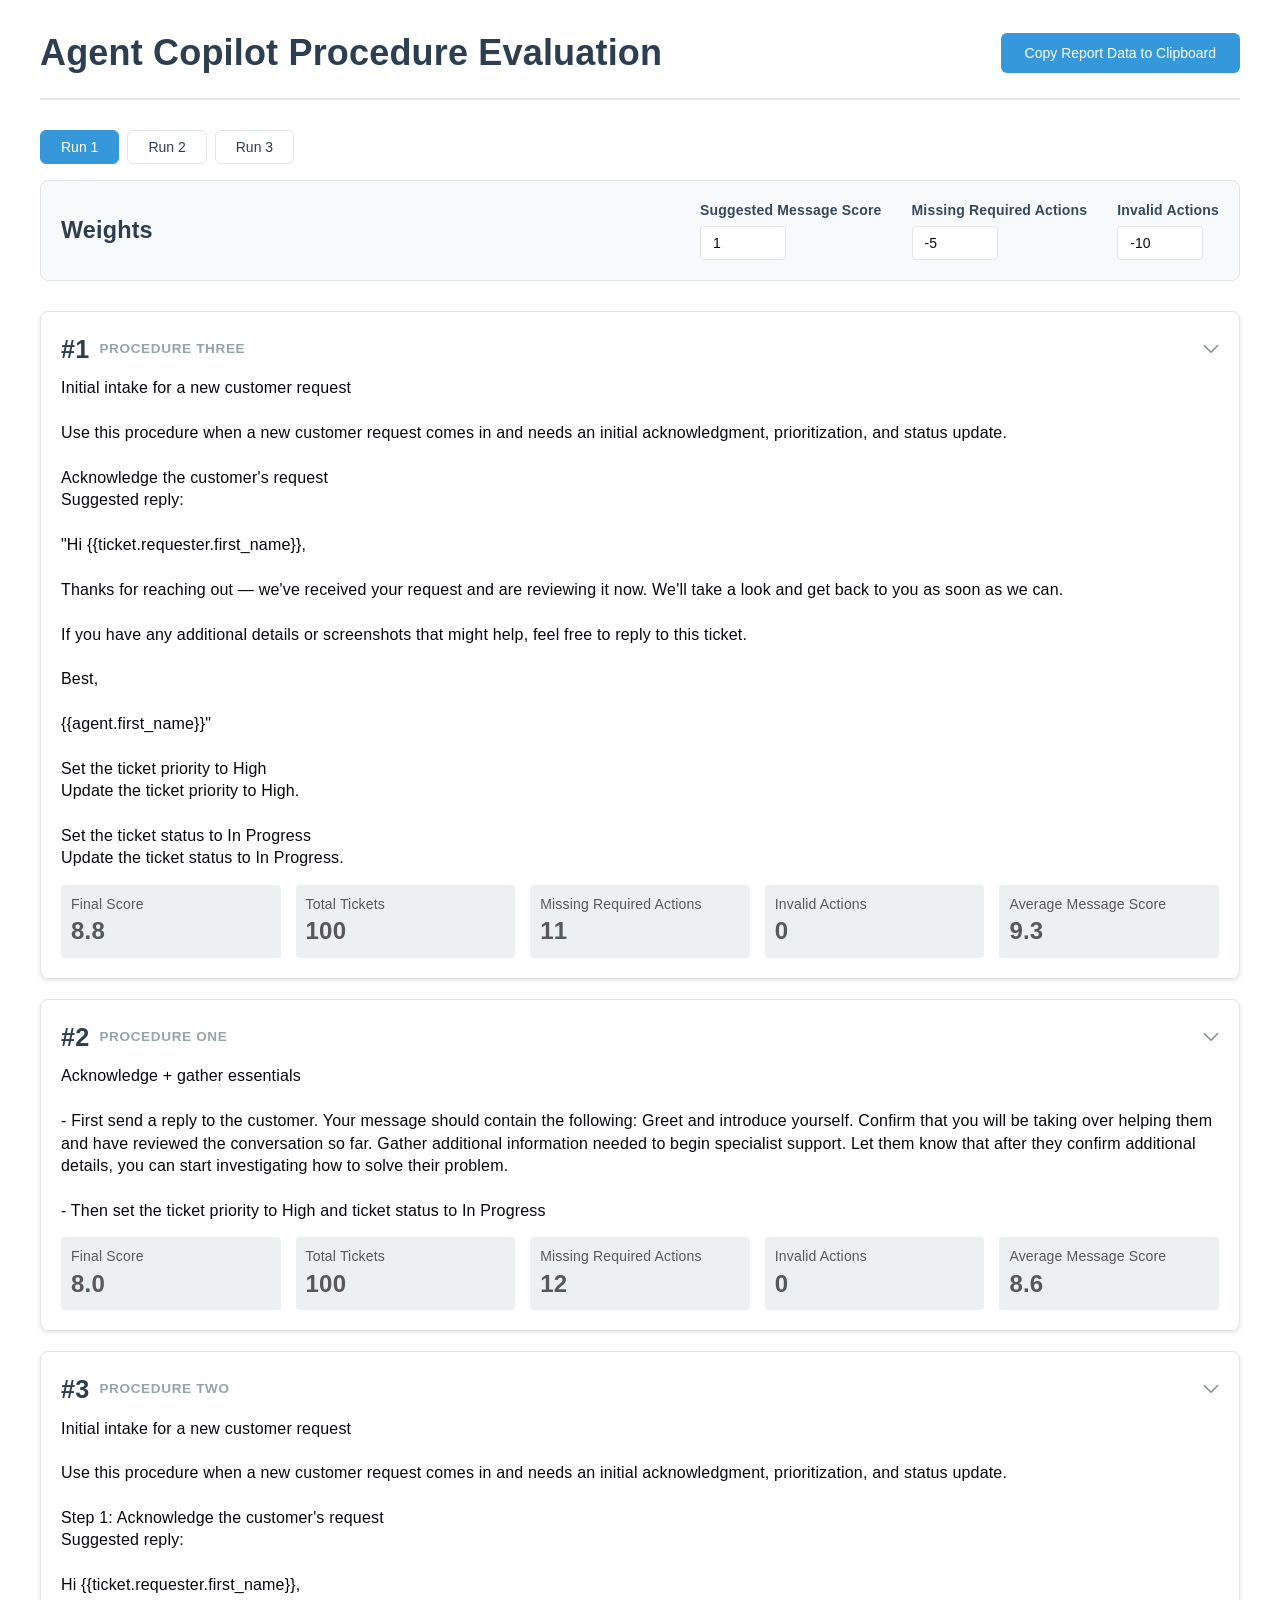
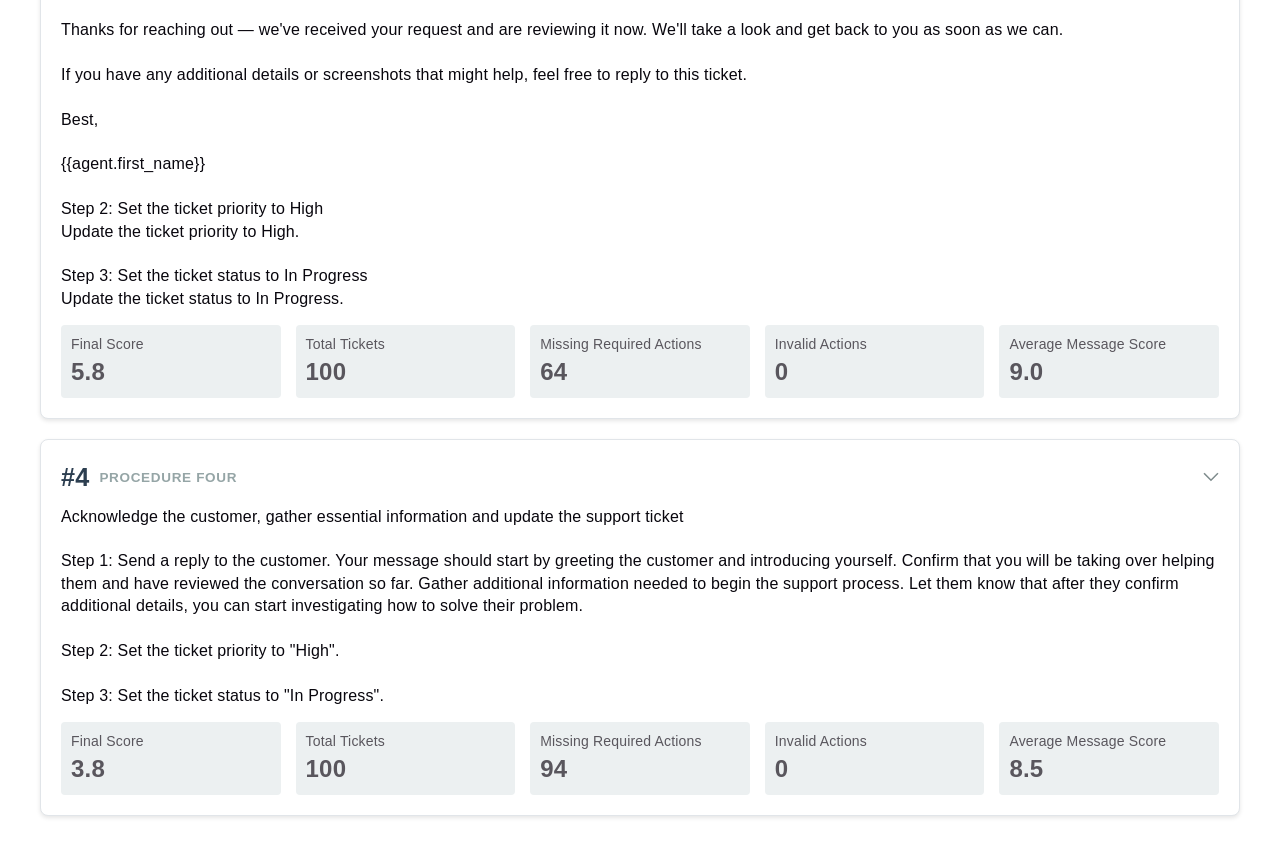
<file: index.html>
<!doctype html>
<html lang="en">
  <head>
    <meta charset="UTF-8" />
    <link rel="icon" type="image/svg+xml" href="/favicon.svg" />
    <meta name="viewport" content="width=device-width, initial-scale=1.0" />
    <title>Agent Copilot Procedure Evaluation</title>
    <script type="module" crossorigin src="/assets/index-B8ZPVRvu.js"></script>
    <link rel="stylesheet" crossorigin href="/assets/index-DGq98xdW.css">
  </head>
  <body>
    <div id="root"></div>
  </body>
</html>
</file>
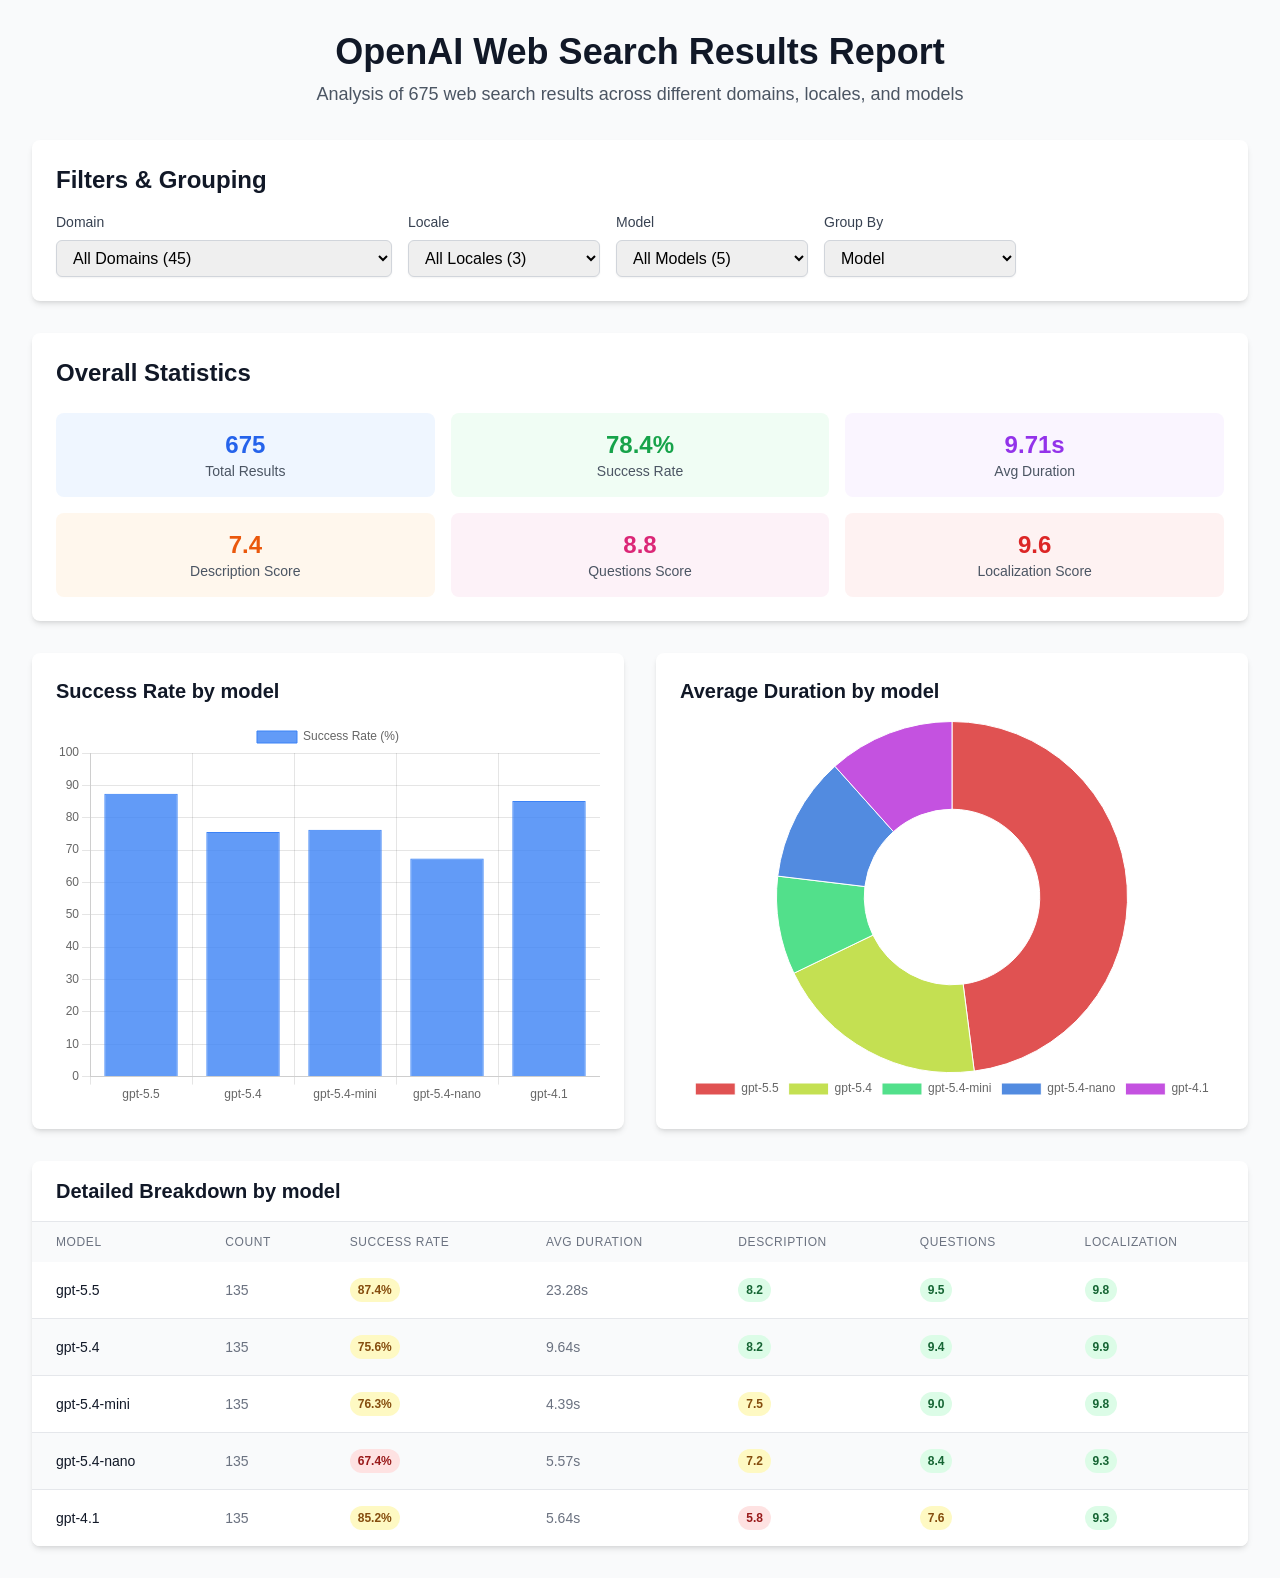
<file: ows-old/index.html>
<!doctype html>
<html lang="en">
  <head>
    <meta charset="UTF-8" />
    <link rel="icon" type="image/svg+xml" href="/ows-old/favicon.svg" />
    <meta name="viewport" content="width=device-width, initial-scale=1.0" />
    <title>OpenAI Web Search Results Report</title>
    <script type="module" crossorigin src="/ows-old/assets/index-DNhP34nU.js"></script>
    <link rel="stylesheet" crossorigin href="/ows-old/assets/index-Bn4WuYoJ.css">
  </head>
  <body>
    <div id="root"></div>
  </body>
</html>
</file>
<file: assets/index-DGq98xdW.css>
:root{--text:#59565d;--text-h:#08060d;--bg:#fff;--border:#e5e4e7;--code-bg:#f4f3ec;--accent:#aa3bff;--accent-bg:#aa3bff1a;--accent-border:#aa3bff80;--social-bg:#f4f3ec80;--shadow:#0000001a 0 10px 15px -3px, #0000000d 0 4px 6px -2px;--sans:system-ui, "Segoe UI", Roboto, sans-serif;--heading:system-ui, "Segoe UI", Roboto, sans-serif;--mono:ui-monospace, Consolas, monospace;font:18px/145% var(--sans);letter-spacing:.18px;color:var(--text);background:var(--bg);font-synthesis:none;text-rendering:optimizelegibility;-webkit-font-smoothing:antialiased;-moz-osx-font-smoothing:grayscale}.app{max-width:1200px;margin:0 auto;padding:20px;font-family:-apple-system,BlinkMacSystemFont,Segoe UI,Roboto,sans-serif;line-height:1.4}.header{border-bottom:2px solid #e1e5e9;justify-content:space-between;align-items:center;margin-bottom:30px;padding-bottom:20px;display:flex}.header h1{color:#2c3e50;margin:0;font-size:2rem}.copy-button{color:#fff;cursor:pointer;background:#3498db;border:none;border-radius:6px;padding:12px 24px;font-size:14px;font-weight:500;transition:background-color .2s}.copy-button:hover{background:#2980b9}.run-selector{gap:8px;margin-bottom:16px;display:flex}.run-button{color:#2c3e50;cursor:pointer;background:#fff;border:1px solid #e1e5e9;border-radius:6px;padding:8px 20px;font-size:14px;font-weight:500;transition:background-color .15s,border-color .15s,color .15s}.run-button:hover{background:#e8f4fd;border-color:#3498db}.run-button.active{color:#fff;background:#3498db;border-color:#3498db}.controls{background:#f8f9fa;border:1px solid #e1e5e9;border-radius:8px;justify-content:space-between;align-items:center;margin-bottom:30px;padding:20px;display:flex}.controls h2{color:#2c3e50;margin:0;font-size:1.3rem}.weight-controls{flex-wrap:wrap;gap:30px;display:flex}.weight-input{flex-direction:column;gap:5px;display:flex}.weight-input label{color:#34495e;font-size:14px;font-weight:600}.weight-input input{border:1px solid var(--border);background:var(--bg);width:60px;color:var(--text-h);border-radius:4px;padding:8px 12px;font-size:14px}.procedure{background:#fff;border:1px solid #e1e5e9;border-radius:8px;margin-bottom:20px;overflow:hidden;box-shadow:0 2px 4px #0000001a}.procedure-summary{cursor:pointer;padding:20px;transition:background-color .2s}.procedure-summary:hover{background:#f8f9fa}.procedure-header{justify-content:space-between;align-items:flex-start;margin-bottom:10px;display:flex}.procedure-header h3{color:#2c3e50;align-items:center;gap:10px;margin:0;font-size:1.4rem;display:flex}.procedure-name{text-transform:uppercase;color:#95a5a6;letter-spacing:.05em;font-size:.75rem;font-weight:600}.warning{color:#fff;background:#f39c12;border-radius:4px;padding:4px 8px;font-size:12px;font-weight:600}.expand-indicator{color:#7f8c8d;margin-left:10px;font-size:1.2rem}.procedure-description{color:var(--text-h);white-space:pre-wrap;margin:10px 0;font-size:16px}.procedure-stats{grid-template-columns:repeat(auto-fit,minmax(200px,1fr));gap:15px;margin-top:15px;display:grid}.stat{background:#ecf0f1;border-radius:4px;padding:10px;font-size:14px}.stat strong{color:#2c3e50}.stat .value{font-size:24px;font-weight:800}.procedure-details{background:#fafbfc;border-top:1px solid #e1e5e9}.ticket-controls{border-bottom:1px solid #e1e5e9;padding:20px}.sort-controls{margin-bottom:20px}.sort-controls label{color:#34495e;align-items:center;gap:10px;font-weight:600;display:flex}.sort-controls select{border:1px solid var(--border);background:var(--bg);color:var(--text-h);border-radius:4px;padding:6px 12px;font-size:14px}.filter-controls h4{color:#34495e;margin:0 0 10px;font-size:1rem}.filters{align-items:center;gap:24px;display:flex}.filters label{color:#34495e;cursor:pointer;align-items:center;gap:4px;font-size:14px;display:flex}.filters input[type=checkbox]{accent-color:var(--accent);margin:0}.filters select{background:var(--bg);color:var(--text-h);cursor:pointer;border:1px solid #ccc;border-radius:4px;padding:2px 4px;font-size:13px}.tickets{padding:20px}.ticket{background:#fff;border:1px solid #e1e5e9;border-radius:6px;margin-bottom:15px;overflow:hidden}.ticket-header{background:#f1f2f6;justify-content:space-between;align-items:center;padding:12px 16px;display:flex}.ticket-header strong{color:#2c3e50;font-size:14px}.rating-container{align-items:center;gap:8px;display:flex}.rating{color:#fff;background:#3498db;border-radius:12px;padding:4px 8px;font-size:12px;font-weight:600}.info-icon-wrapper{color:#3498db;border:1px solid #3498db;border-radius:9999px;justify-content:center;align-items:center;padding:4px;display:inline-flex;position:relative}.info-icon{fill:#7f8c8d;cursor:pointer;flex-shrink:0;width:14px;height:14px}.info-icon-wrapper:hover .info-icon{fill:#2c3e50}.tooltip{color:#fff;white-space:normal;z-index:10;background:#2c3e50;border-radius:6px;width:280px;padding:8px 12px;font-size:12px;font-weight:400;line-height:1.5;display:none;position:absolute;top:calc(100% + 6px);right:0;box-shadow:0 2px 8px #0003}.tooltip:before{content:"";border:6px solid #0000;border-bottom-color:#2c3e50;position:absolute;bottom:100%;right:4px}.info-icon-wrapper:hover .tooltip{display:block}.ticket-content{padding:16px}.comment,.suggested-message{background:#f8f9fa;border-radius:4px;margin-bottom:12px;padding:10px}.comment strong,.suggested-message strong{color:#2c3e50;margin-bottom:5px;display:block}.no-suggested-message{background:#fff3cd;border:1px solid #ffeaa7;border-radius:4px;margin-bottom:12px;padding:10px}.no-suggested-message strong{color:#856404}.ticket-flags{flex-wrap:wrap;gap:8px;margin-top:12px;display:flex}.flag{border-radius:12px;padding:4px 8px;font-size:12px;font-weight:600}.flag.good{color:#155724;background:#d4edda;border:1px solid #c3e6cb}.flag.bad{color:#721c24;background:#f8d7da;border:1px solid #f5c6cb}.actions{background:#f8f9fa;border-radius:4px;padding:12px}.actions strong{color:#2c3e50;margin-bottom:8px;display:block}.actions ul{margin:0;padding-left:20px}.actions li{color:#34495e;margin-bottom:4px;font-size:14px}.no-tickets{text-align:center;color:#7f8c8d;padding:40px;font-style:italic}.loading,.error{text-align:center;color:#7f8c8d;padding:60px 20px}.loading h2,.error h2{color:#2c3e50;margin-bottom:10px}.error{background:#fff5f5;border:1px solid #fed7d7;border-radius:8px;margin:20px 0}.error h2{color:#c53030}.error p{color:#742a2a;margin:0}@media (width<=768px){.app{padding:15px}.header{flex-direction:column;align-items:stretch;gap:15px}.weight-controls{flex-direction:column;gap:15px}.procedure-stats{grid-template-columns:1fr}.ticket-header{flex-direction:column;align-items:flex-start;gap:8px}.ticket-flags{flex-direction:column;gap:4px}.filters{grid-template-columns:1fr}}
</file>
<file: ows-old/assets/index-Bn4WuYoJ.css>
*,:before,:after,::backdrop{--tw-border-spacing-x:0;--tw-border-spacing-y:0;--tw-translate-x:0;--tw-translate-y:0;--tw-rotate:0;--tw-skew-x:0;--tw-skew-y:0;--tw-scale-x:1;--tw-scale-y:1;--tw-pan-x: ;--tw-pan-y: ;--tw-pinch-zoom: ;--tw-scroll-snap-strictness:proximity;--tw-gradient-from-position: ;--tw-gradient-via-position: ;--tw-gradient-to-position: ;--tw-ordinal: ;--tw-slashed-zero: ;--tw-numeric-figure: ;--tw-numeric-spacing: ;--tw-numeric-fraction: ;--tw-ring-inset: ;--tw-ring-offset-width:0px;--tw-ring-offset-color:#fff;--tw-ring-color:#3b82f680;--tw-ring-offset-shadow:0 0 #0000;--tw-ring-shadow:0 0 #0000;--tw-shadow:0 0 #0000;--tw-shadow-colored:0 0 #0000;--tw-blur: ;--tw-brightness: ;--tw-contrast: ;--tw-grayscale: ;--tw-hue-rotate: ;--tw-invert: ;--tw-saturate: ;--tw-sepia: ;--tw-drop-shadow: ;--tw-backdrop-blur: ;--tw-backdrop-brightness: ;--tw-backdrop-contrast: ;--tw-backdrop-grayscale: ;--tw-backdrop-hue-rotate: ;--tw-backdrop-invert: ;--tw-backdrop-opacity: ;--tw-backdrop-saturate: ;--tw-backdrop-sepia: ;--tw-contain-size: ;--tw-contain-layout: ;--tw-contain-paint: ;--tw-contain-style: }*,:before,:after{box-sizing:border-box;border:0 solid #e5e7eb}:before,:after{--tw-content:""}html,:host{-webkit-text-size-adjust:100%;tab-size:4;font-feature-settings:normal;font-variation-settings:normal;-webkit-tap-highlight-color:transparent;font-family:ui-sans-serif,system-ui,sans-serif,Apple Color Emoji,Segoe UI Emoji,Segoe UI Symbol,Noto Color Emoji;line-height:1.5}body{line-height:inherit;margin:0}hr{height:0;color:inherit;border-top-width:1px}abbr:where([title]){-webkit-text-decoration:underline dotted;text-decoration:underline dotted}h1,h2,h3,h4,h5,h6{font-size:inherit;font-weight:inherit}a{color:inherit;-webkit-text-decoration:inherit;text-decoration:inherit}b,strong{font-weight:bolder}code,kbd,samp,pre{font-feature-settings:normal;font-variation-settings:normal;font-family:ui-monospace,SFMono-Regular,Menlo,Monaco,Consolas,Liberation Mono,Courier New,monospace;font-size:1em}small{font-size:80%}sub,sup{vertical-align:baseline;font-size:75%;line-height:0;position:relative}sub{bottom:-.25em}sup{top:-.5em}table{text-indent:0;border-color:inherit;border-collapse:collapse}button,input,optgroup,select,textarea{font-feature-settings:inherit;font-variation-settings:inherit;font-family:inherit;font-size:100%;font-weight:inherit;line-height:inherit;letter-spacing:inherit;color:inherit;margin:0;padding:0}button,select{text-transform:none}button,input:where([type=button]),input:where([type=reset]),input:where([type=submit]){-webkit-appearance:button;background-color:#0000;background-image:none}:-moz-focusring{outline:auto}:-moz-ui-invalid{box-shadow:none}progress{vertical-align:baseline}::-webkit-inner-spin-button{height:auto}::-webkit-outer-spin-button{height:auto}[type=search]{-webkit-appearance:textfield;outline-offset:-2px}::-webkit-search-decoration{-webkit-appearance:none}::-webkit-file-upload-button{-webkit-appearance:button;font:inherit}summary{display:list-item}blockquote,dl,dd,h1,h2,h3,h4,h5,h6,hr,figure,p,pre{margin:0}fieldset{margin:0;padding:0}legend{padding:0}ol,ul,menu{margin:0;padding:0;list-style:none}dialog{padding:0}textarea{resize:vertical}input::-moz-placeholder{opacity:1;color:#9ca3af}textarea::-moz-placeholder{opacity:1;color:#9ca3af}input::placeholder,textarea::placeholder{opacity:1;color:#9ca3af}button,[role=button]{cursor:pointer}:disabled{cursor:default}img,svg,video,canvas,audio,iframe,embed,object{vertical-align:middle;display:block}img,video{max-width:100%;height:auto}[hidden]:where(:not([hidden=until-found])){display:none}.visible{visibility:visible}.fixed{position:fixed}.z-50{z-index:50}.mx-auto{margin-left:auto;margin-right:auto}.mb-2{margin-bottom:.5rem}.mb-4{margin-bottom:1rem}.mb-6{margin-bottom:1.5rem}.mb-8{margin-bottom:2rem}.ml-5{margin-left:1.25rem}.mt-0\.5{margin-top:.125rem}.block{display:block}.flex{display:flex}.inline-flex{display:inline-flex}.table{display:table}.grid{display:grid}.h-96{height:24rem}.max-h-\[80vh\]{max-height:80vh}.min-h-screen{min-height:100vh}.w-\[600px\]{width:600px}.w-full{width:100%}.min-w-48{min-width:12rem}.max-w-7xl{max-width:80rem}.max-w-xs{max-width:20rem}.shrink-0{flex-shrink:0}.table-auto{table-layout:auto}.cursor-pointer{cursor:pointer}.list-outside{list-style-position:outside}.list-decimal{list-style-type:decimal}.list-disc{list-style-type:disc}.grid-cols-1{grid-template-columns:repeat(1,minmax(0,1fr))}.grid-cols-3{grid-template-columns:repeat(3,minmax(0,1fr))}.flex-wrap{flex-wrap:wrap}.items-start{align-items:flex-start}.gap-1{gap:.25rem}.gap-2{gap:.5rem}.gap-4{gap:1rem}.gap-8{gap:2rem}.space-y-1>:not([hidden])~:not([hidden]){--tw-space-y-reverse:0;margin-top:calc(.25rem * calc(1 - var(--tw-space-y-reverse)));margin-bottom:calc(.25rem * var(--tw-space-y-reverse))}.space-y-2>:not([hidden])~:not([hidden]){--tw-space-y-reverse:0;margin-top:calc(.5rem * calc(1 - var(--tw-space-y-reverse)));margin-bottom:calc(.5rem * var(--tw-space-y-reverse))}.space-y-4>:not([hidden])~:not([hidden]){--tw-space-y-reverse:0;margin-top:calc(1rem * calc(1 - var(--tw-space-y-reverse)));margin-bottom:calc(1rem * var(--tw-space-y-reverse))}.divide-y>:not([hidden])~:not([hidden]){--tw-divide-y-reverse:0;border-top-width:calc(1px * calc(1 - var(--tw-divide-y-reverse)));border-bottom-width:calc(1px * var(--tw-divide-y-reverse))}.divide-gray-200>:not([hidden])~:not([hidden]){--tw-divide-opacity:1;border-color:rgb(229 231 235/var(--tw-divide-opacity,1))}.overflow-hidden{overflow:hidden}.overflow-x-auto{overflow-x:auto}.overflow-y-auto{overflow-y:auto}.truncate{text-overflow:ellipsis;white-space:nowrap;overflow:hidden}.whitespace-nowrap{white-space:nowrap}.whitespace-pre-wrap{white-space:pre-wrap}.rounded{border-radius:.25rem}.rounded-full{border-radius:9999px}.rounded-lg{border-radius:.5rem}.rounded-md{border-radius:.375rem}.rounded-xl{border-radius:.75rem}.border{border-width:1px}.border-b{border-bottom-width:1px}.border-t{border-top-width:1px}.border-gray-100{--tw-border-opacity:1;border-color:rgb(243 244 246/var(--tw-border-opacity,1))}.border-gray-200{--tw-border-opacity:1;border-color:rgb(229 231 235/var(--tw-border-opacity,1))}.border-gray-300{--tw-border-opacity:1;border-color:rgb(209 213 219/var(--tw-border-opacity,1))}.bg-blue-100{--tw-bg-opacity:1;background-color:rgb(219 234 254/var(--tw-bg-opacity,1))}.bg-blue-50{--tw-bg-opacity:1;background-color:rgb(239 246 255/var(--tw-bg-opacity,1))}.bg-gray-100{--tw-bg-opacity:1;background-color:rgb(243 244 246/var(--tw-bg-opacity,1))}.bg-gray-50{--tw-bg-opacity:1;background-color:rgb(249 250 251/var(--tw-bg-opacity,1))}.bg-green-100{--tw-bg-opacity:1;background-color:rgb(220 252 231/var(--tw-bg-opacity,1))}.bg-green-50{--tw-bg-opacity:1;background-color:rgb(240 253 244/var(--tw-bg-opacity,1))}.bg-orange-50{--tw-bg-opacity:1;background-color:rgb(255 247 237/var(--tw-bg-opacity,1))}.bg-pink-50{--tw-bg-opacity:1;background-color:rgb(253 242 248/var(--tw-bg-opacity,1))}.bg-purple-100{--tw-bg-opacity:1;background-color:rgb(243 232 255/var(--tw-bg-opacity,1))}.bg-purple-50{--tw-bg-opacity:1;background-color:rgb(250 245 255/var(--tw-bg-opacity,1))}.bg-red-100{--tw-bg-opacity:1;background-color:rgb(254 226 226/var(--tw-bg-opacity,1))}.bg-red-50{--tw-bg-opacity:1;background-color:rgb(254 242 242/var(--tw-bg-opacity,1))}.bg-white{--tw-bg-opacity:1;background-color:rgb(255 255 255/var(--tw-bg-opacity,1))}.bg-yellow-100{--tw-bg-opacity:1;background-color:rgb(254 249 195/var(--tw-bg-opacity,1))}.p-4{padding:1rem}.p-6{padding:1.5rem}.px-1{padding-left:.25rem;padding-right:.25rem}.px-2{padding-left:.5rem;padding-right:.5rem}.px-3{padding-left:.75rem;padding-right:.75rem}.px-4{padding-left:1rem;padding-right:1rem}.px-6{padding-left:1.5rem;padding-right:1.5rem}.py-0\.5{padding-top:.125rem;padding-bottom:.125rem}.py-1{padding-top:.25rem;padding-bottom:.25rem}.py-2{padding-top:.5rem;padding-bottom:.5rem}.py-3{padding-top:.75rem;padding-bottom:.75rem}.py-4{padding-top:1rem;padding-bottom:1rem}.py-8{padding-top:2rem;padding-bottom:2rem}.pb-4{padding-bottom:1rem}.text-left{text-align:left}.text-center{text-align:center}.text-2xl{font-size:1.5rem;line-height:2rem}.text-4xl{font-size:2.25rem;line-height:2.5rem}.text-lg{font-size:1.125rem;line-height:1.75rem}.text-sm{font-size:.875rem;line-height:1.25rem}.text-xl{font-size:1.25rem;line-height:1.75rem}.text-xs{font-size:.75rem;line-height:1rem}.font-bold{font-weight:700}.font-medium{font-weight:500}.font-semibold{font-weight:600}.uppercase{text-transform:uppercase}.italic{font-style:italic}.leading-relaxed{line-height:1.625}.tracking-wider{letter-spacing:.05em}.text-blue-500{--tw-text-opacity:1;color:rgb(59 130 246/var(--tw-text-opacity,1))}.text-blue-600{--tw-text-opacity:1;color:rgb(37 99 235/var(--tw-text-opacity,1))}.text-blue-800{--tw-text-opacity:1;color:rgb(30 64 175/var(--tw-text-opacity,1))}.text-gray-400{--tw-text-opacity:1;color:rgb(156 163 175/var(--tw-text-opacity,1))}.text-gray-500{--tw-text-opacity:1;color:rgb(107 114 128/var(--tw-text-opacity,1))}.text-gray-600{--tw-text-opacity:1;color:rgb(75 85 99/var(--tw-text-opacity,1))}.text-gray-700{--tw-text-opacity:1;color:rgb(55 65 81/var(--tw-text-opacity,1))}.text-gray-900{--tw-text-opacity:1;color:rgb(17 24 39/var(--tw-text-opacity,1))}.text-green-600{--tw-text-opacity:1;color:rgb(22 163 74/var(--tw-text-opacity,1))}.text-green-800{--tw-text-opacity:1;color:rgb(22 101 52/var(--tw-text-opacity,1))}.text-orange-600{--tw-text-opacity:1;color:rgb(234 88 12/var(--tw-text-opacity,1))}.text-pink-600{--tw-text-opacity:1;color:rgb(219 39 119/var(--tw-text-opacity,1))}.text-purple-600{--tw-text-opacity:1;color:rgb(147 51 234/var(--tw-text-opacity,1))}.text-purple-800{--tw-text-opacity:1;color:rgb(107 33 168/var(--tw-text-opacity,1))}.text-red-600{--tw-text-opacity:1;color:rgb(220 38 38/var(--tw-text-opacity,1))}.text-red-800{--tw-text-opacity:1;color:rgb(153 27 27/var(--tw-text-opacity,1))}.text-yellow-800{--tw-text-opacity:1;color:rgb(133 77 14/var(--tw-text-opacity,1))}.shadow-2xl{--tw-shadow:0 25px 50px -12px #00000040;--tw-shadow-colored:0 25px 50px -12px var(--tw-shadow-color);box-shadow:var(--tw-ring-offset-shadow,0 0 #0000), var(--tw-ring-shadow,0 0 #0000), var(--tw-shadow)}.shadow-md{--tw-shadow:0 4px 6px -1px #0000001a, 0 2px 4px -2px #0000001a;--tw-shadow-colored:0 4px 6px -1px var(--tw-shadow-color), 0 2px 4px -2px var(--tw-shadow-color);box-shadow:var(--tw-ring-offset-shadow,0 0 #0000), var(--tw-ring-shadow,0 0 #0000), var(--tw-shadow)}.shadow-sm{--tw-shadow:0 1px 2px 0 #0000000d;--tw-shadow-colored:0 1px 2px 0 var(--tw-shadow-color);box-shadow:var(--tw-ring-offset-shadow,0 0 #0000), var(--tw-ring-shadow,0 0 #0000), var(--tw-shadow)}.filter{filter:var(--tw-blur) var(--tw-brightness) var(--tw-contrast) var(--tw-grayscale) var(--tw-hue-rotate) var(--tw-invert) var(--tw-saturate) var(--tw-sepia) var(--tw-drop-shadow)}.transition-colors{transition-property:color,background-color,border-color,text-decoration-color,fill,stroke;transition-duration:.15s;transition-timing-function:cubic-bezier(.4,0,.2,1)}body{-webkit-font-smoothing:antialiased;-moz-osx-font-smoothing:grayscale;margin:0;font-family:Inter,-apple-system,BlinkMacSystemFont,Segoe UI,Roboto,sans-serif}.last\:border-0:last-child{border-width:0}.last\:pb-0:last-child{padding-bottom:0}.hover\:bg-blue-50:hover{--tw-bg-opacity:1;background-color:rgb(239 246 255/var(--tw-bg-opacity,1))}.focus\:border-blue-500:focus{--tw-border-opacity:1;border-color:rgb(59 130 246/var(--tw-border-opacity,1))}.focus\:outline-none:focus{outline-offset:2px;outline:2px solid #0000}.focus\:ring-blue-500:focus{--tw-ring-opacity:1;--tw-ring-color:rgb(59 130 246/var(--tw-ring-opacity,1))}@media (width>=640px){.sm\:px-6{padding-left:1.5rem;padding-right:1.5rem}}@media (width>=1024px){.lg\:grid-cols-2{grid-template-columns:repeat(2,minmax(0,1fr))}.lg\:px-8{padding-left:2rem;padding-right:2rem}}
</file>
